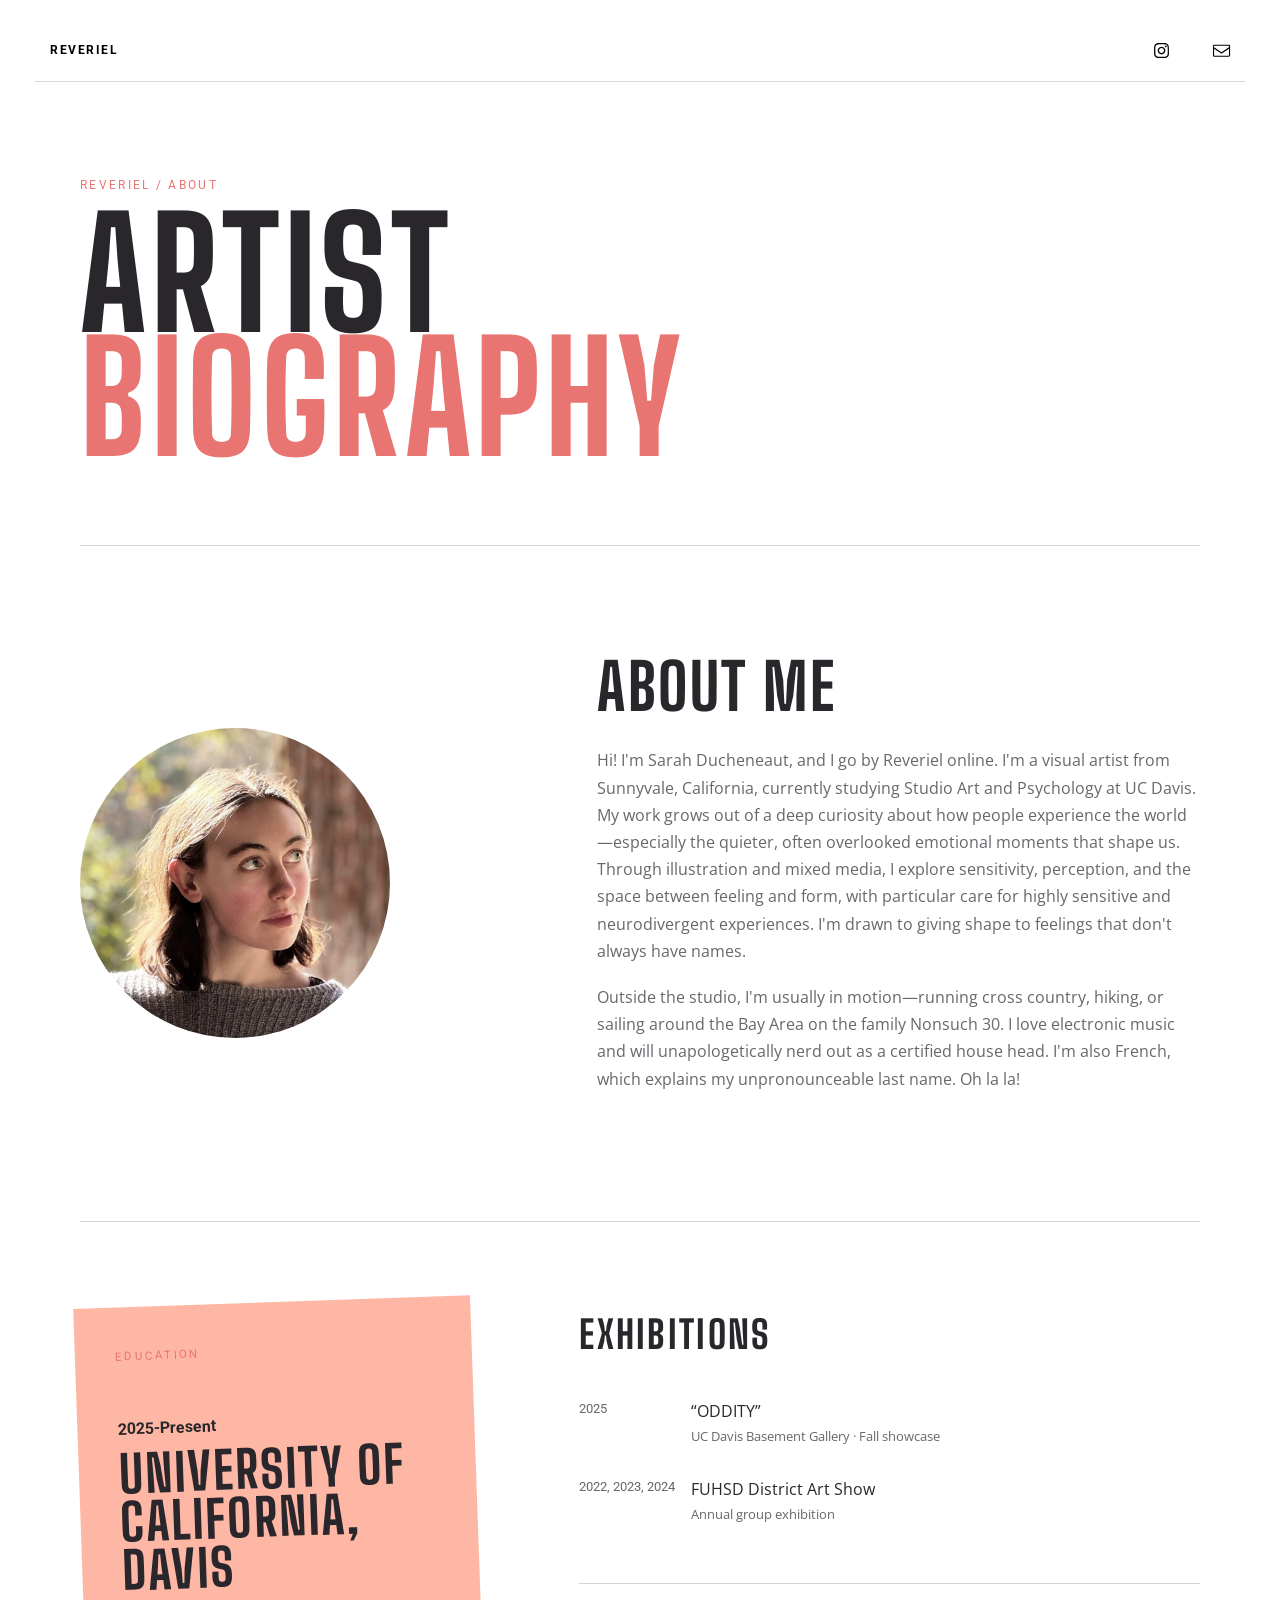
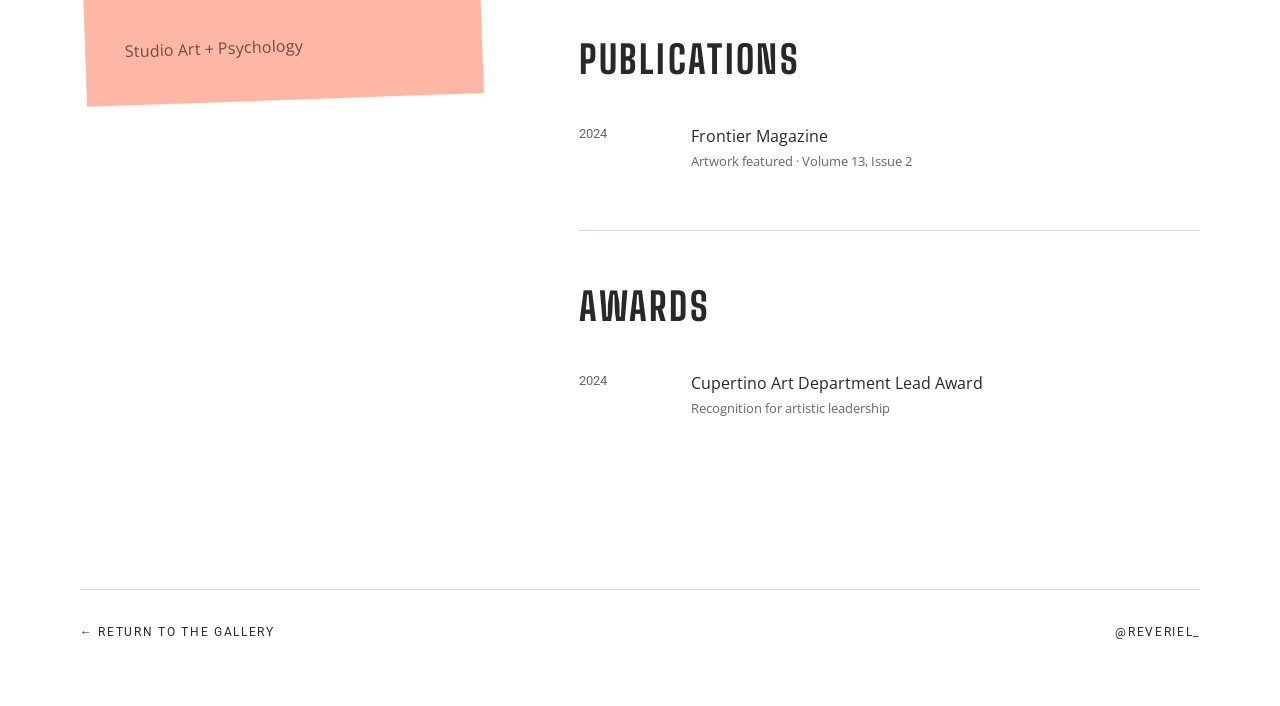
<file: about.html>
<!DOCTYPE html>
<html lang="en">
<head>
  <meta charset="utf-8">
  <meta name="viewport" content="width=device-width, initial-scale=1">
  <meta name="description" content="Biography, education, exhibitions, publications, and awards for Sarah Ducheneaut, also known as Reveriel.">
  <title>About — Reveriel</title>
  <link rel="canonical" href="https://reveriel.me/about">
  <meta property="og:type" content="website">
  <meta property="og:site_name" content="Reveriel">
  <meta property="og:title" content="About — Reveriel">
  <meta property="og:description" content="Biography, education, exhibitions, publications, and awards for Sarah Ducheneaut, also known as Reveriel.">
  <meta property="og:url" content="https://reveriel.me/about">
  <meta property="og:image" content="https://reveriel.me/logo.png">
  <meta property="og:image:secure_url" content="https://reveriel.me/logo.png">
  <meta property="og:image:type" content="image/png">
  <meta property="og:image:width" content="305">
  <meta property="og:image:height" content="308">
  <meta property="og:image:alt" content="Reveriel logo">
  <meta name="twitter:card" content="summary">
  <meta name="twitter:title" content="About — Reveriel">
  <meta name="twitter:description" content="Biography, education, exhibitions, publications, and awards for Sarah Ducheneaut, also known as Reveriel.">
  <meta name="twitter:image" content="https://reveriel.me/logo.png">
  <meta name="twitter:image:alt" content="Reveriel logo">
  <link rel="icon" type="image/x-icon" href="favicon.ico">
  <link href="https://fonts.googleapis.com/css2?display=swap&amp;family=Big+Shoulders:ital,wght@0,700;0,900;1,700;1,900&amp;family=Roboto:ital,wght@0,100;0,400;0,700;0,900;1,100;1,400;1,700;1,900&amp;family=Open+Sans:ital,wght@0,300;0,400;1,300;1,400" rel="stylesheet">
  <link rel="stylesheet" href="gallery.css">
  <link rel="stylesheet" href="about.css">
</head>
<body class="about-page">
  <nav class="gallery-topbar" aria-label="Site navigation">
   <a class="gallery-about" href="/">REVERIEL</a>
   <a class="gallery-icon" href="https://instagram.com/reveriel_" target="_blank" rel="noopener noreferrer" aria-label="Instagram">
    <svg viewBox="0 0 40 40" aria-hidden="true"><use xlink:href="#icon-85976685de3e4af37529a1ce5d57d2a7"></use></svg>
   </a>
   <a class="gallery-icon contact-email" href="#" aria-label="Email Sarah">
    <svg viewBox="0 0 40 40" aria-hidden="true"><use xlink:href="#icon-c0646d28bbeb18e39eb973f96b44bd0f"></use></svg>
   </a>
  </nav>
  <main class="about-shell">
    <header class="about-header">
      <p class="eyebrow">Reveriel / About</p>
      <h1>Artist<br><em>Biography</em></h1>
    </header>
    <section class="bio-section" id="biography">
      <div class="portrait-wrap">
        <img src="assets/images/self.png" alt="Sarah Ducheneaut">
      </div>
      <div class="bio-copy">
        <h2>About me</h2>
        <p>Hi! I'm Sarah Ducheneaut, and I go by Reveriel online. I'm a visual artist from Sunnyvale, California, currently studying Studio Art and Psychology at UC Davis. My work grows out of a deep curiosity about how people experience the world—especially the quieter, often overlooked emotional moments that shape us. Through illustration and mixed media, I explore sensitivity, perception, and the space between feeling and form, with particular care for highly sensitive and neurodivergent experiences. I'm drawn to giving shape to feelings that don't always have names.</p>
        <p>Outside the studio, I'm usually in motion—running cross country, hiking, or sailing around the Bay Area on the family Nonsuch 30. I love electronic music and will unapologetically nerd out as a certified house head. I'm also French, which explains my unpronounceable last name. Oh la la!</p>
      </div>
    </section>
    <section class="info-grid" aria-label="Artist information">
      <article class="info-card education-card" id="education">
        <p class="section-kicker">Education</p>
        <p class="year">2025-Present</p>
        <h2>University of<br>California, Davis</h2>
        <p>Studio Art + Psychology</p>
      </article>
      <div class="archive" aria-label="Selected history">
        <article class="archive-section" id="exhibitions">
          <div class="archive-heading"><h2>Exhibitions</h2></div>
          <ul>
            <li><span>2025</span><strong>“ODDITY”</strong><small>UC Davis Basement Gallery · Fall showcase</small></li>
            <li><span>2022, 2023, 2024</span><strong>FUHSD District Art Show</strong><small>Annual group exhibition</small></li>
          </ul>
        </article>
        <article class="archive-section" id="publications">
          <div class="archive-heading"><h2>Publications</h2></div>
          <ul>
            <li><span>2024</span><strong>Frontier Magazine</strong><small>Artwork featured · Volume 13, Issue 2</small></li>
          </ul>
        </article>
        <article class="archive-section" id="awards">
          <div class="archive-heading"><h2>Awards</h2></div>
          <ul>
            <li><span>2024</span><strong>Cupertino Art Department Lead Award</strong><small>Recognition for artistic leadership</small></li>
          </ul>
        </article>
      </div>
    </section>
    <footer class="about-footer">
      <a href="/">← Return to the gallery</a>
      <a href="https://instagram.com/reveriel_" target="_blank" rel="noopener noreferrer">@reveriel_</a>
    </footer>
  </main>
  <svg display="none" height="0" version="1.1" viewbox="0 0 40 40" width="0" xmlns="http://www.w3.org/2000/svg" xmlns:xlink="http://www.w3.org/1999/xlink">
   <symbol id="icon-85976685de3e4af37529a1ce5d57d2a7" viewbox="0 0 40 40">
    <path d="M20,7c4.2,0,4.7,0,6.3,0.1c1.5,0.1,2.3,0.3,3,0.5C30,8,30.5,8.3,31.1,8.9c0.5,0.5,0.9,1.1,1.2,1.8c0.2,0.5,0.5,1.4,0.5,3 C33,15.3,33,15.8,33,20s0,4.7-0.1,6.3c-0.1,1.5-0.3,2.3-0.5,3c-0.3,0.7-0.6,1.2-1.2,1.8c-0.5,0.5-1.1,0.9-1.8,1.2c-0.5,0.2-1.4,0.5-3,0.5C24.7,33,24.2,33,20,33s-4.7,0-6.3-0.1c-1.5-0.1-2.3-0.3-3-0.5C10,32,9.5,31.7,8.9,31.1 C8.4,30.6,8,30,7.7,29.3c-0.2-0.5-0.5-1.4-0.5-3C7,24.7,7,24.2,7,20s0-4.7,0.1-6.3c0.1-1.5,0.3-2.3,0.5-3C8,10,8.3,9.5,8.9,8.9 C9.4,8.4,10,8,10.7,7.7c0.5-0.2,1.4-0.5,3-0.5C15.3,7.1,15.8,7,20,7z M20,4.3c-4.3,0-4.8,0-6.5,0.1c-1.6,0-2.8,0.3-3.8,0.7 C8.7,5.5,7.8,6,6.9,6.9C6,7.8,5.5,8.7,5.1,9.7c-0.4,1-0.6,2.1-0.7,3.8c-0.1,1.7-0.1,2.2-0.1,6.5s0,4.8,0.1,6.5c0,1.6,0.3,2.8,0.7,3.8c0.4,1,0.9,1.9,1.8,2.8c0.9,0.9,1.7,1.4,2.8,1.8c1,0.4,2.1,0.6,3.8,0.7c1.6,0.1,2.2,0.1,6.5,0.1 s4.8,0,6.5-0.1c1.6,0,2.9-0.3,3.8-0.7c1-0.4,1.9-0.9,2.8-1.8c0.9-0.9,1.4-1.7,1.8-2.8c0.4-1,0.6-2.1,0.7-3.8c-0.1-1.6-0.1-2.2-0.1-6.5s0-4.8-0.1-6.5c0-1.6-0.3-2.9-0.7-3.8c-0.4-1-0.9-1.9-1.8-2.8c-0.9-0.9-1.7-1.4-2.8-1.8c-1-0.4-2.1-0.6-3.8-0.7C24.8,4.3,24.3,4.3,20,4.3L20,4.3L20,4.3z">
    </path>
    <path d="M20,11.9c-4.5,0-8.1,3.7-8.1,8.1s3.7,8.1,8.1,8.1s8.1-3.7,8.1-8.1S24.5,11.9,20,11.9z M20,25.2c-2.9,0-5.2-2.3-5.2-5.2s2.3-5.2,5.2-5.2s5.2,2.3,5.2,5.2S22.9,25.2,20,25.2z">
    </path>
    <path d="M30.6,11.6c0,1-0.8,1.9-1.9,1.9c-1,0-1.9-0.8-1.9-1.9s0.8-1.9,1.9-1.9C29.8,9.7,30.6,10.5,30.6,11.6z">
    </path>
   </symbol>
   <symbol id="icon-c0646d28bbeb18e39eb973f96b44bd0f" viewbox="0 0 40 40">
    <path d="M38,13.8v16.8c0,1.4-1.1,2.5-2.5,2.5H4.5c-1.4,0-2.5-1.1-2.5-2.5V13.8h0v-3.4c0-1.4,1.1-2.5,2.5-2.5h31c1.4,0,2.5,1.1,2.5,2.5v3.4h0ZM4.5,30.8h31c0,0,.2,0,.2-.2v-14.6l-15,10.2c-.2.1-.4.2-.7.2s-.5,0-.7-.2L4.4,16v14.6c0,0,0,.2.2,0.2ZM35.5,10.2H4.5c0,0-.2,0-.2.2v2.7l15.6,10.6,15.6-10.6v-2.7c0,0,0-.2-.2-.2Z">
    </path>
   </symbol>
  </svg>
</body>
</html>
</file>
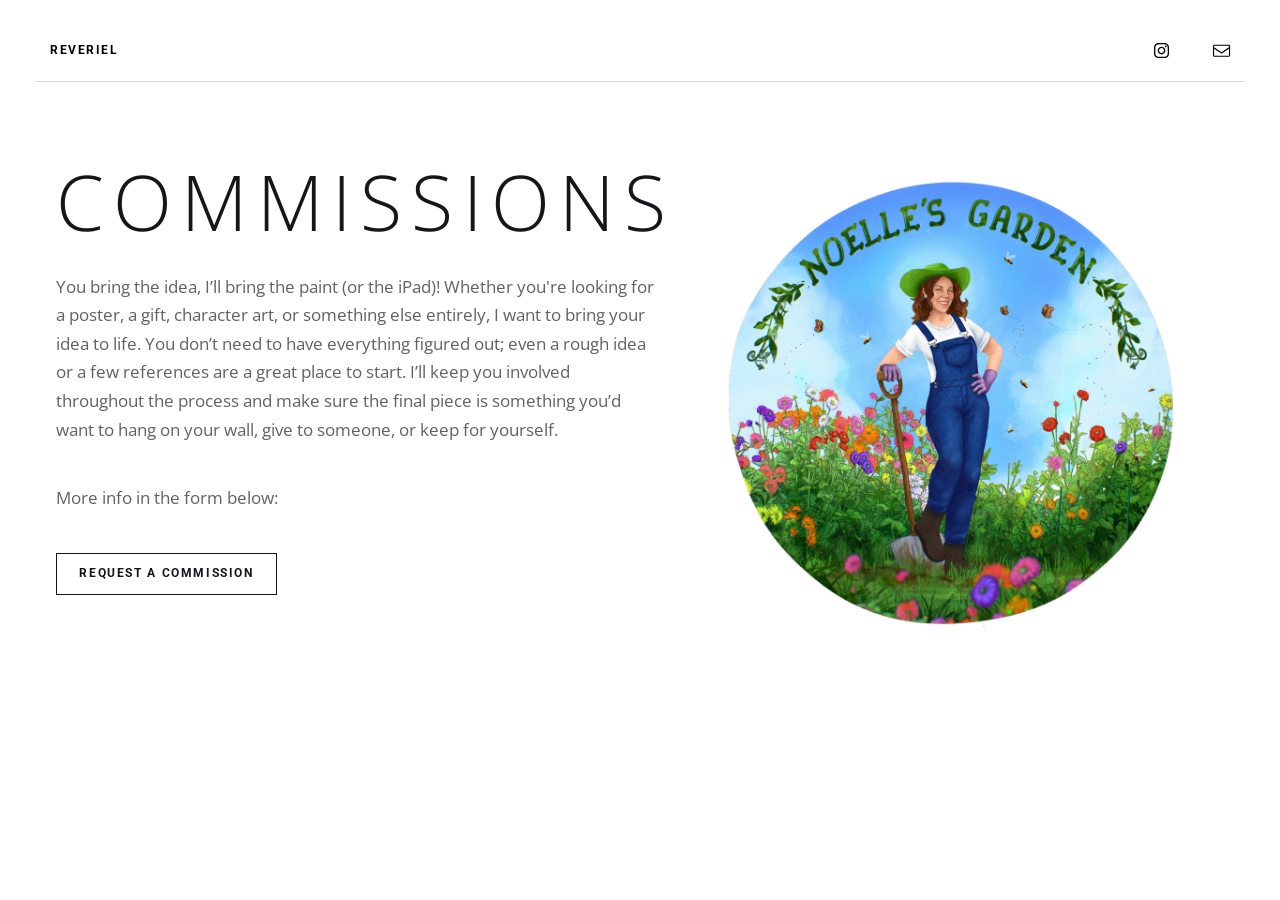
<file: commissions/commission.html>
<!doctype html>
<html lang="en">
<head>
  <meta charset="utf-8">
  <meta name="viewport" content="width=device-width, initial-scale=1">
  <meta name="description" content="Commission a personal, expressive artwork from Reveriel.">
  <title>Commissions — Reveriel</title>
  <link rel="canonical" href="https://reveriel.me/commissions/commission">
  <meta property="og:type" content="website">
  <meta property="og:site_name" content="Reveriel">
  <meta property="og:title" content="Commissions — Reveriel">
  <meta property="og:description" content="Commission a personal, expressive artwork from Reveriel.">
  <meta property="og:url" content="https://reveriel.me/commissions/commission">
  <meta property="og:image" content="https://reveriel.me/logo.png">
  <meta property="og:image:secure_url" content="https://reveriel.me/logo.png">
  <meta property="og:image:type" content="image/png">
  <meta property="og:image:width" content="305">
  <meta property="og:image:height" content="308">
  <meta property="og:image:alt" content="Reveriel logo">
  <meta name="twitter:card" content="summary">
  <meta name="twitter:title" content="Commissions — Reveriel">
  <meta name="twitter:description" content="Commission a personal, expressive artwork from Reveriel.">
  <meta name="twitter:image" content="https://reveriel.me/logo.png">
  <meta name="twitter:image:alt" content="Reveriel logo">
  <link rel="icon" type="image/x-icon" href="../favicon.ico">
  <link rel="preconnect" href="https://fonts.googleapis.com">
  <link href="https://fonts.googleapis.com/css2?family=Big+Shoulders:wght@700;900&family=Open+Sans:wght@300;400;600&family=Oswald:wght@400;500;600;700&family=Roboto:wght@500;700;900&display=swap" rel="stylesheet">
  <link rel="stylesheet" href="../gallery.css">
  <link rel="stylesheet" href="commission.css">
</head>
<body>
  <nav class="gallery-topbar" aria-label="Site navigation">
   <a class="gallery-about" href="/">REVERIEL</a>
   <a class="gallery-icon" href="https://instagram.com/reveriel_" target="_blank" rel="noopener noreferrer" aria-label="Instagram">
    <svg viewBox="0 0 40 40" aria-hidden="true"><use xlink:href="#icon-85976685de3e4af37529a1ce5d57d2a7"></use></svg>
   </a>
   <a class="gallery-icon contact-email" href="#" aria-label="Email Sarah">
    <svg viewBox="0 0 40 40" aria-hidden="true"><use xlink:href="#icon-c0646d28bbeb18e39eb973f96b44bd0f"></use></svg>
   </a>
  </nav>
  <main class="commission-landing">
   <section class="commission-hero" aria-labelledby="commission-title">
    <div class="commission-copy">
     <h1 id="commission-title">Commissions</h1>
     <p class="commission-description">You bring the idea, I’ll bring the paint (or the iPad)! Whether you're looking for a poster, a gift, character art, or something else entirely, I want to bring your idea to life. You don’t need to have everything figured out; even a rough idea or a few references are a great place to start. I’ll keep you involved throughout the process and make sure the final piece is something you’d want to hang on your wall, give to someone, or keep for yourself.</p>
     <p class="commission-description">More info in the form below:</p>
     <a class="commission-button" href="form">Request a commission</a>
    </div>
    <div class="commission-art" aria-label="Commission artwork examples">
     <img class="art-placeholder art-placeholder-front" src="../assets/images/Noelle’s_Garden_Portrait.png" alt="Finished commission artwork">
    </div>
   </section>
  </main>
  <svg display="none" height="0" version="1.1" viewbox="0 0 40 40" width="0" xmlns="http://www.w3.org/2000/svg" xmlns:xlink="http://www.w3.org/1999/xlink">
   <symbol id="icon-85976685de3e4af37529a1ce5d57d2a7" viewbox="0 0 40 40">
    <path d="M20,7c4.2,0,4.7,0,6.3,0.1c1.5,0.1,2.3,0.3,3,0.5C30,8,30.5,8.3,31.1,8.9c0.5,0.5,0.9,1.1,1.2,1.8c0.2,0.5,0.5,1.4,0.5,3 C33,15.3,33,15.8,33,20s0,4.7-0.1,6.3c-0.1,1.5-0.3,2.3-0.5,3c-0.3,0.7-0.6,1.2-1.2,1.8c-0.5,0.5-1.1,0.9-1.8,1.2c-0.5,0.2-1.4,0.5-3,0.5C24.7,33,24.2,33,20,33s-4.7,0-6.3-0.1c-1.5-0.1-2.3-0.3-3-0.5C10,32,9.5,31.7,8.9,31.1 C8.4,30.6,8,30,7.7,29.3c-0.2-0.5-0.5-1.4-0.5-3C7,24.7,7,24.2,7,20s0-4.7,0.1-6.3c0.1-1.5,0.3-2.3,0.5-3C8,10,8.3,9.5,8.9,8.9 C9.4,8.4,10,8,10.7,7.7c0.5-0.2,1.4-0.5,3-0.5C15.3,7.1,15.8,7,20,7z M20,4.3c-4.3,0-4.8,0-6.5,0.1c-1.6,0-2.8,0.3-3.8,0.7 C8.7,5.5,7.8,6,6.9,6.9C6,7.8,5.5,8.7,5.1,9.7c-0.4,1-0.6,2.1-0.7,3.8c-0.1,1.7-0.1,2.2-0.1,6.5s0,4.8,0.1,6.5c0,1.6,0.3,2.8,0.7,3.8c0.4,1,0.9,1.9,1.8,2.8c0.9,0.9,1.7,1.4,2.8,1.8c1,0.4,2.1,0.6,3.8,0.7c1.6,0.1,2.2,0.1,6.5,0.1 s4.8,0,6.5-0.1c1.6,0,2.9-0.3,3.8-0.7c1-0.4,1.9-0.9,2.8-1.8c0.9-0.9,1.4-1.7,1.8-2.8c0.4-1,0.6-2.1,0.7-3.8c0.1-1.6,0.1-2.2,0.1-6.5s0-4.8-0.1-6.5c0-1.6-0.3-2.9-0.7-3.8c-0.4-1-0.9-1.9-1.8-2.8c-0.9-0.9-1.7-1.4-2.8-1.8c-1-0.4-2.1-0.6-3.8-0.7C24.8,4.3,24.3,4.3,20,4.3L20,4.3L20,4.3z">
    </path>
    <path d="M20,11.9c-4.5,0-8.1,3.7-8.1,8.1s3.7,8.1,8.1,8.1s8.1-3.7,8.1-8.1S24.5,11.9,20,11.9z M20,25.2c-2.9,0-5.2-2.3-5.2-5.2s2.3-5.2,5.2-5.2s5.2,2.3,5.2,5.2S22.9,25.2,20,25.2z">
    </path>
    <path d="M30.6,11.6c0,1-0.8,1.9-1.9,1.9c-1,0-1.9-0.8-1.9-1.9s0.8-1.9,1.9-1.9C29.8,9.7,30.6,10.5,30.6,11.6z">
    </path>
   </symbol>
   <symbol id="icon-c0646d28bbeb18e39eb973f96b44bd0f" viewbox="0 0 40 40">
    <path d="M38,13.8v16.8c0,1.4-1.1,2.5-2.5,2.5H4.5c-1.4,0-2.5-1.1-2.5-2.5V13.8h0v-3.4c0-1.4,1.1-2.5,2.5-2.5h31c1.4,0,2.5,1.1,2.5,2.5v3.4h0ZM4.5,30.8h31c0,0,.2,0,.2-.2v-14.6l-15,10.2c-.2.1-.4.2-.7.2s-.5,0-.7-.2L4.4,16v14.6c0,0,0,.2.2.2ZM35.5,10.2H4.5c0,0-.2,0-.2.2v2.7l15.6,10.6,15.6-10.6v-2.7c0,0,0-.2-.2-.2Z">
    </path>
   </symbol>
  </svg>
  

</body>
</html>
</file>
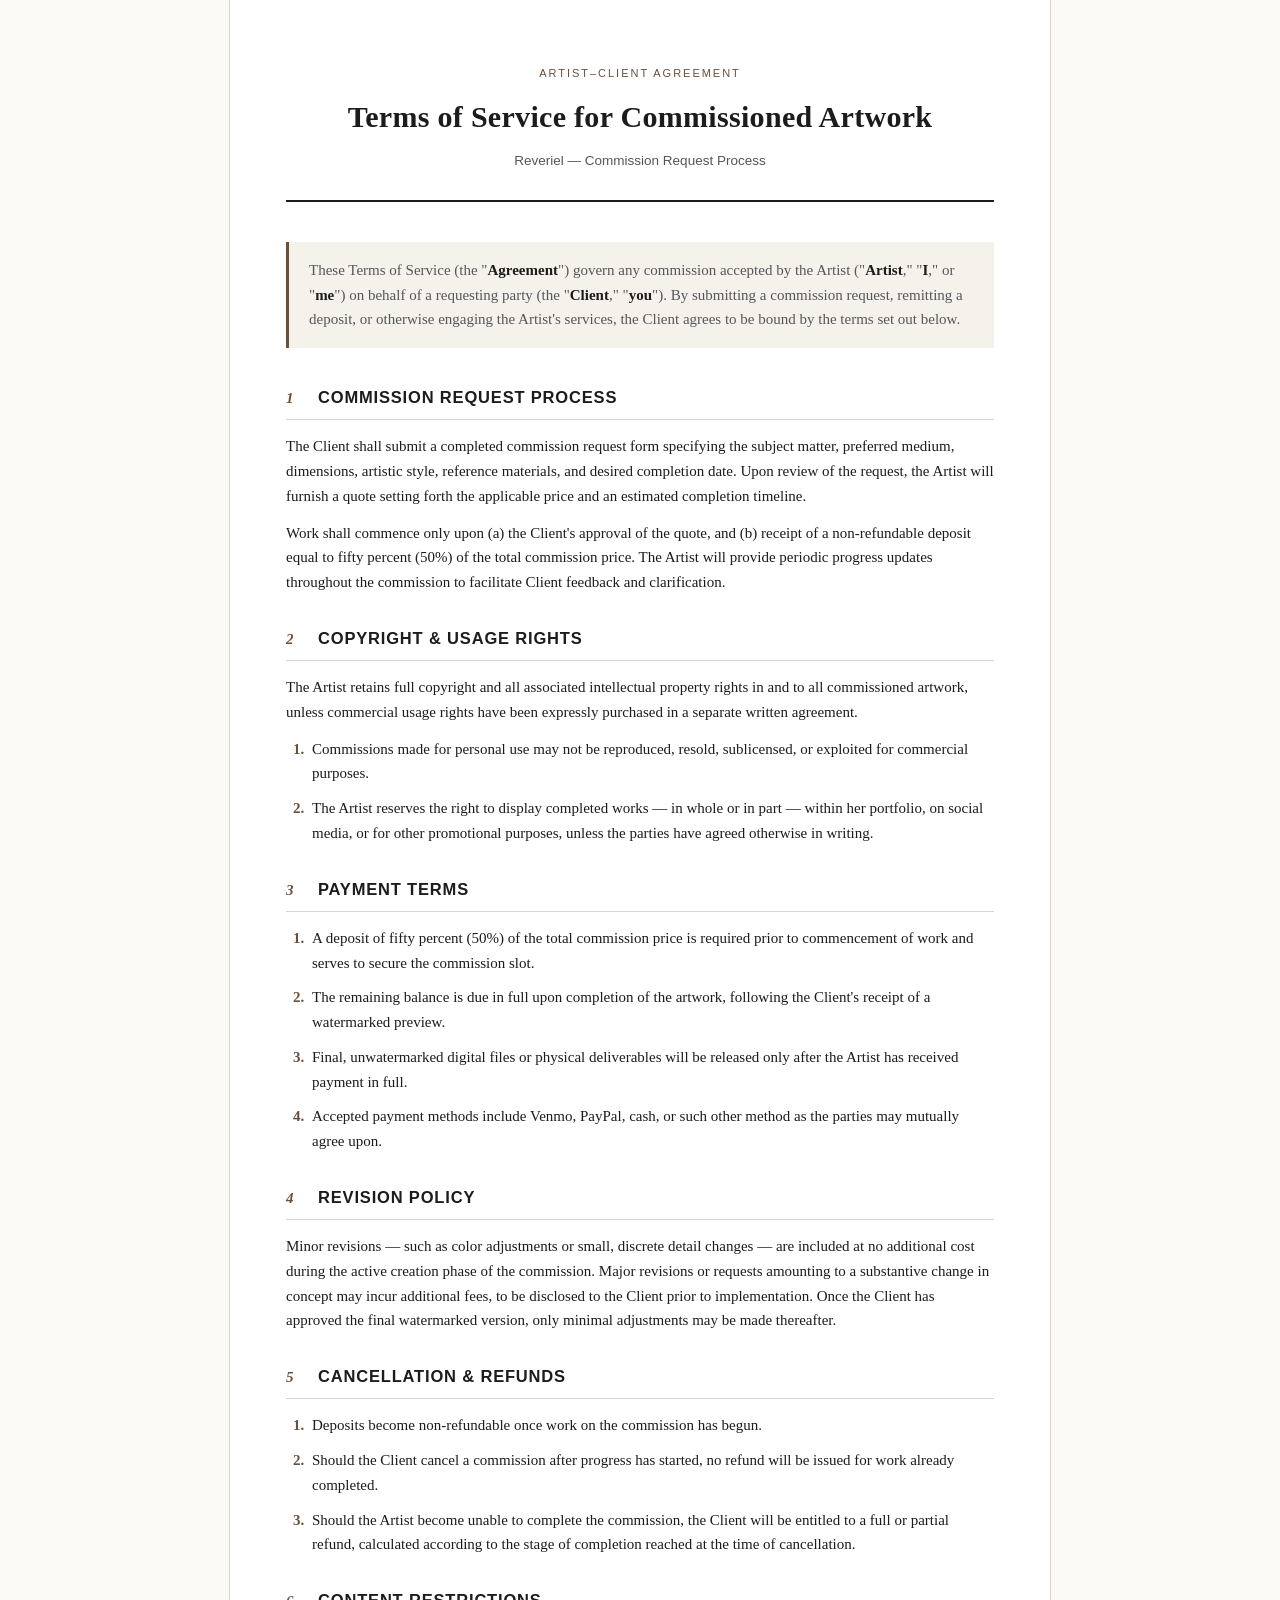
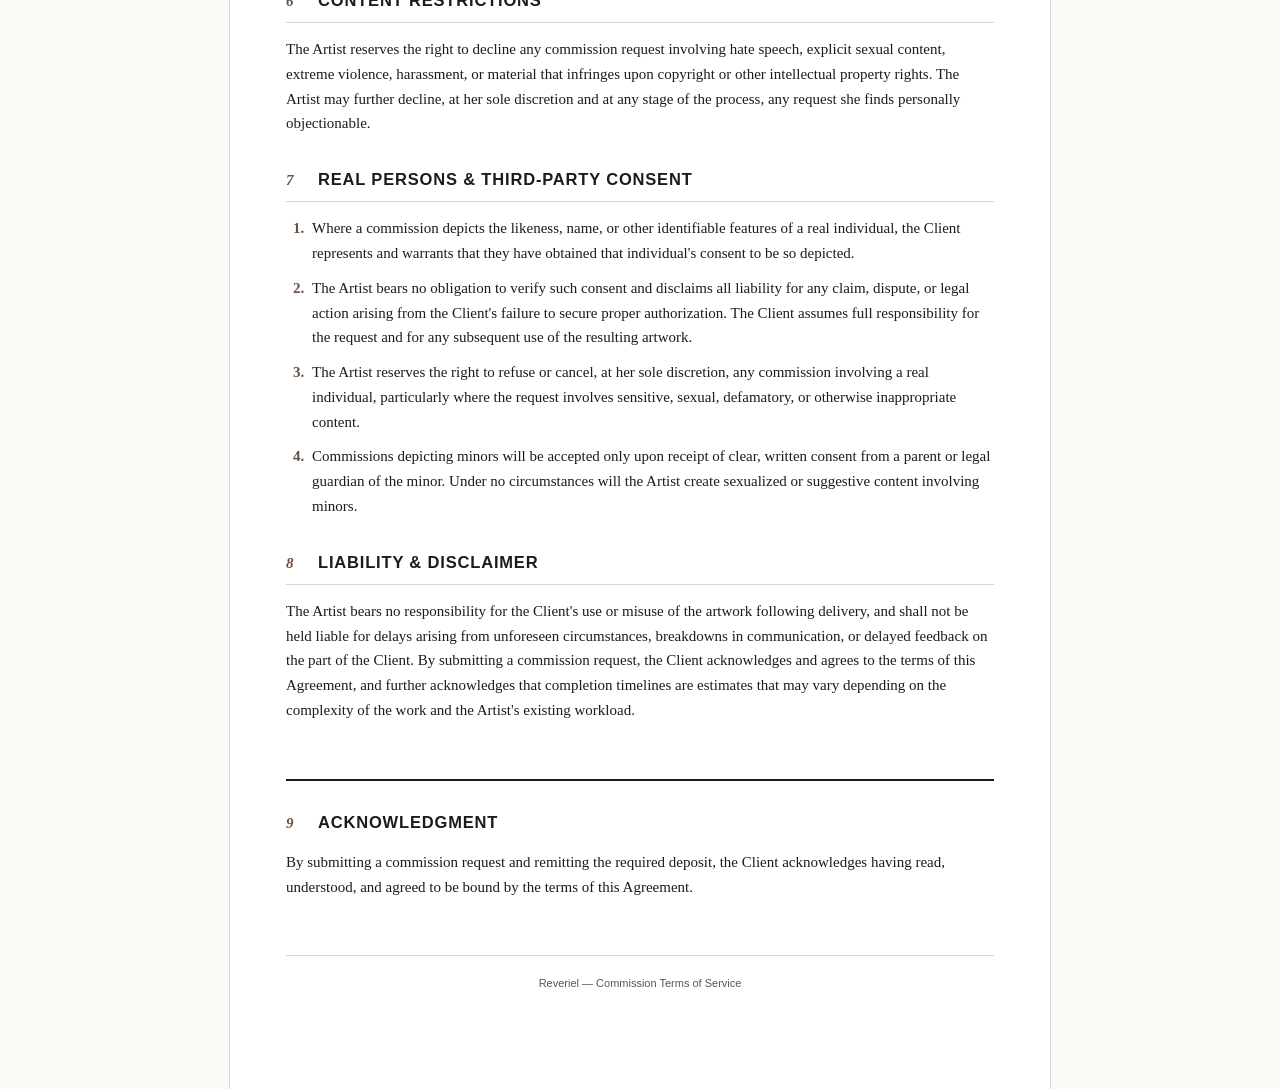
<file: legal/terms.html>
<!DOCTYPE html>
<html lang="en">
<head>
<meta charset="UTF-8">
<meta name="viewport" content="width=device-width, initial-scale=1.0">
<title>Terms of Service — Commission Agreement</title>
<style>
  :root {
    --ink: #1c1c1c;
    --muted: #55565c;
    --rule: #d8d5cf;
    --accent: #6b4f3b;
    --bg: #fbfaf7;
    --panel: #ffffff;
    --serif: "Georgia", "Iowan Old Style", "Palatino Linotype", "Book Antiqua", serif;
    --sans: "Helvetica Neue", Arial, sans-serif;
  }

  * { box-sizing: border-box; }

  body {
    margin: 0;
    background: var(--bg);
    color: var(--ink);
    font-family: var(--serif);
    line-height: 1.65;
    -webkit-font-smoothing: antialiased;
  }

  .page {
    max-width: 820px;
    margin: 0 auto;
    padding: 64px 56px 96px;
    background: var(--panel);
    box-shadow: 0 0 0 1px var(--rule);
  }

  header.doc-header {
    text-align: center;
    border-bottom: 2px solid var(--ink);
    padding-bottom: 28px;
    margin-bottom: 40px;
  }

  .kicker {
    font-family: var(--sans);
    text-transform: uppercase;
    letter-spacing: 0.18em;
    font-size: 11px;
    color: var(--accent);
    margin-bottom: 10px;
  }

  h1 {
    font-size: 30px;
    margin: 0 0 8px;
    font-weight: 600;
    letter-spacing: 0.01em;
  }

  .subtitle {
    font-family: var(--sans);
    font-size: 13.5px;
    color: var(--muted);
    margin: 0;
  }

  .preamble {
    font-size: 15px;
    color: var(--muted);
    margin-bottom: 36px;
    padding: 16px 20px;
    border-left: 3px solid var(--accent);
    background: #f5f2ec;
  }

  .preamble strong { color: var(--ink); }

  section.article {
    margin-bottom: 30px;
  }

  h2 {
    font-size: 16.5px;
    font-family: var(--sans);
    text-transform: uppercase;
    letter-spacing: 0.05em;
    border-bottom: 1px solid var(--rule);
    padding-bottom: 8px;
    margin: 0 0 14px;
    display: flex;
    align-items: baseline;
    gap: 10px;
  }

  h2 .num {
    color: var(--accent);
    font-family: var(--serif);
    font-style: italic;
    font-size: 15px;
    min-width: 22px;
  }

  p {
    font-size: 15px;
    margin: 0 0 12px;
  }

  ol.clauses {
    margin: 0;
    padding-left: 22px;
  }

  ol.clauses > li {
    font-size: 15px;
    margin-bottom: 10px;
    padding-left: 4px;
  }

  ol.clauses > li::marker {
    color: var(--accent);
    font-weight: 600;
  }

  .note {
    font-family: var(--sans);
    font-size: 12.5px;
    color: var(--muted);
    font-style: italic;
  }

  .signature-block {
    margin-top: 56px;
    padding-top: 28px;
    border-top: 2px solid var(--ink);
  }

  .signature-block h2 {
    border: none;
    padding-bottom: 0;
  }

  .sig-grid {
    display: grid;
    grid-template-columns: 1fr 1fr;
    gap: 40px;
    margin-top: 32px;
  }

  .sig-line {
    border-bottom: 1px solid var(--ink);
    height: 46px;
  }

  .sig-label {
    font-family: var(--sans);
    font-size: 11.5px;
    text-transform: uppercase;
    letter-spacing: 0.06em;
    color: var(--muted);
    margin-top: 6px;
  }

  footer.doc-footer {
    margin-top: 56px;
    padding-top: 18px;
    border-top: 1px solid var(--rule);
    font-family: var(--sans);
    font-size: 11px;
    color: var(--muted);
    text-align: center;
  }

  @media (max-width: 640px) {
    .page { padding: 40px 22px 64px; }
    .sig-grid { grid-template-columns: 1fr; gap: 32px; }
  }

  @media print {
    body { background: #fff; }
    .page { box-shadow: none; padding: 0; }
  }
</style>
</head>
<body>
<div class="page">

  <header class="doc-header">
    <div class="kicker">Artist–Client Agreement</div>
    <h1>Terms of Service for Commissioned Artwork</h1>
    <p class="subtitle">Reveriel — Commission Request Process</p>
  </header>

  <div class="preamble">
    <p style="margin:0;">These Terms of Service (the "<strong>Agreement</strong>") govern any commission accepted by the Artist ("<strong>Artist</strong>," "<strong>I</strong>," or "<strong>me</strong>") on behalf of a requesting party (the "<strong>Client</strong>," "<strong>you</strong>"). By submitting a commission request, remitting a deposit, or otherwise engaging the Artist's services, the Client agrees to be bound by the terms set out below.</p>
  </div>

  <section class="article">
    <h2><span class="num">1</span>Commission Request Process</h2>
    <p>The Client shall submit a completed commission request form specifying the subject matter, preferred medium, dimensions, artistic style, reference materials, and desired completion date. Upon review of the request, the Artist will furnish a quote setting forth the applicable price and an estimated completion timeline.</p>
    <p>Work shall commence only upon (a) the Client's approval of the quote, and (b) receipt of a non‑refundable deposit equal to fifty percent (50%) of the total commission price. The Artist will provide periodic progress updates throughout the commission to facilitate Client feedback and clarification.</p>
  </section>

  <section class="article">
    <h2><span class="num">2</span>Copyright &amp; Usage Rights</h2>
    <p>The Artist retains full copyright and all associated intellectual property rights in and to all commissioned artwork, unless commercial usage rights have been expressly purchased in a separate written agreement.</p>
    <ol class="clauses">
      <li>Commissions made for personal use may not be reproduced, resold, sublicensed, or exploited for commercial purposes.</li>
      <li>The Artist reserves the right to display completed works — in whole or in part — within her portfolio, on social media, or for other promotional purposes, unless the parties have agreed otherwise in writing.</li>
    </ol>
  </section>

  <section class="article">
    <h2><span class="num">3</span>Payment Terms</h2>
    <ol class="clauses">
      <li>A deposit of fifty percent (50%) of the total commission price is required prior to commencement of work and serves to secure the commission slot.</li>
      <li>The remaining balance is due in full upon completion of the artwork, following the Client's receipt of a watermarked preview.</li>
      <li>Final, unwatermarked digital files or physical deliverables will be released only after the Artist has received payment in full.</li>
      <li>Accepted payment methods include Venmo, PayPal, cash, or such other method as the parties may mutually agree upon.</li>
    </ol>
  </section>

  <section class="article">
    <h2><span class="num">4</span>Revision Policy</h2>
    <p>Minor revisions — such as color adjustments or small, discrete detail changes — are included at no additional cost during the active creation phase of the commission. Major revisions or requests amounting to a substantive change in concept may incur additional fees, to be disclosed to the Client prior to implementation. Once the Client has approved the final watermarked version, only minimal adjustments may be made thereafter.</p>
  </section>

  <section class="article">
    <h2><span class="num">5</span>Cancellation &amp; Refunds</h2>
    <ol class="clauses">
      <li>Deposits become non‑refundable once work on the commission has begun.</li>
      <li>Should the Client cancel a commission after progress has started, no refund will be issued for work already completed.</li>
      <li>Should the Artist become unable to complete the commission, the Client will be entitled to a full or partial refund, calculated according to the stage of completion reached at the time of cancellation.</li>
    </ol>
  </section>

  <section class="article">
    <h2><span class="num">6</span>Content Restrictions</h2>
    <p>The Artist reserves the right to decline any commission request involving hate speech, explicit sexual content, extreme violence, harassment, or material that infringes upon copyright or other intellectual property rights. The Artist may further decline, at her sole discretion and at any stage of the process, any request she finds personally objectionable.</p>
  </section>

  <section class="article">
    <h2><span class="num">7</span>Real Persons &amp; Third-Party Consent</h2>
    <ol class="clauses">
      <li>Where a commission depicts the likeness, name, or other identifiable features of a real individual, the Client represents and warrants that they have obtained that individual's consent to be so depicted.</li>
      <li>The Artist bears no obligation to verify such consent and disclaims all liability for any claim, dispute, or legal action arising from the Client's failure to secure proper authorization. The Client assumes full responsibility for the request and for any subsequent use of the resulting artwork.</li>
      <li>The Artist reserves the right to refuse or cancel, at her sole discretion, any commission involving a real individual, particularly where the request involves sensitive, sexual, defamatory, or otherwise inappropriate content.</li>
      <li>Commissions depicting minors will be accepted only upon receipt of clear, written consent from a parent or legal guardian of the minor. Under no circumstances will the Artist create sexualized or suggestive content involving minors.</li>
    </ol>
  </section>

  <section class="article">
    <h2><span class="num">8</span>Liability &amp; Disclaimer</h2>
    <p>The Artist bears no responsibility for the Client's use or misuse of the artwork following delivery, and shall not be held liable for delays arising from unforeseen circumstances, breakdowns in communication, or delayed feedback on the part of the Client. By submitting a commission request, the Client acknowledges and agrees to the terms of this Agreement, and further acknowledges that completion timelines are estimates that may vary depending on the complexity of the work and the Artist's existing workload.</p>
  </section>

  <div class="signature-block">
    <h2><span class="num">9</span>Acknowledgment</h2>
    <p>By submitting a commission request and remitting the required deposit, the Client acknowledges having read, understood, and agreed to be bound by the terms of this Agreement.</p>
  </div>

  <footer class="doc-footer">
    Reveriel — Commission Terms of Service
  </footer>

</div>
</body>
</html>
</file>
<file: gallery.css>
body:has(.gallery-screen) {
  min-width: 0;
  overflow: hidden;
  background: #171719;
}

body:has(.gallery-screen) .site-wrapper {
  display: none;
}

.gallery-screen {
  position: relative;
  display: grid;
  place-items: center;
  width: 100vw;
  height: 100vh;
  height: 100dvh;
  min-height: 480px;
  background: #171719;
  transition: background-color .1s ease;
}

.gallery-screen--transitioning { background: #fff; }

.gallery-wordmark {
  position: absolute;
  z-index: 3;
  top: 50%;
  left: 50%;
  margin: 0;
  color: #000;
  font: 300 clamp(3.8rem, 10vw, 9rem)/1 "Open Sans", sans-serif;
  letter-spacing: .12em;
  text-align: center;
  text-transform: none;
  transform: translate(-50%, -50%);
  pointer-events: none;
}

.gallery-wordmark--light { color: #fff; }

.gallery-topbar {
  position: fixed;
  z-index: 10;
  top: 1.5rem;
  right: 2rem;
  display: flex;
  align-items: center;
  gap: .65rem;
}

.gallery-about,
.gallery-icon {
  display: grid;
  place-items: center;
  min-width: 2.8rem;
  height: 2.8rem;
  padding: 0 .9rem;
  color: #fff;
  font: 700 .68rem/1 Roboto, sans-serif;
  letter-spacing: .12em;
  mix-blend-mode: difference;
  text-decoration: none;
  text-transform: uppercase;
  transition: color .2s ease;
}

.gallery-icon { padding: .75rem; }
.gallery-icon svg { width: 1.1rem; height: 1.1rem; fill: currentColor; }
.gallery-topbar--dark-text .gallery-about,
.gallery-topbar--dark-text .gallery-icon {
  color: #000;
  mix-blend-mode: normal;
}

.gallery-slide {
  display: flex;
  flex-direction: column;
  align-items: center;
  justify-content: center;
  width: 100vw;
  height: 100%;
  margin: 0;
}

.gallery-slide img {
  display: block;
  width: 100%;
  height: 100%;
  object-fit: cover;
  object-position: center;
  cursor: default;
  transition: opacity .1s ease, filter .1s ease;
}

.gallery-slide img.is-transitioning {
  opacity: 0;
  filter: blur(8px);
}

.gallery-slide figcaption {
  position: fixed;
  z-index: 2;
  left: 3rem;
  bottom: 2rem;
  padding: .75rem .9rem;
  border-radius: .35rem;
  color: #fff;
  background: rgba(10,10,12,.78);
  font: 700 .72rem/1 Roboto, sans-serif;
  letter-spacing: .16em;
  text-shadow: 0 1px 2px rgba(0,0,0,.8);
  text-transform: uppercase;
  backdrop-filter: blur(8px);
}

.gallery-slide figcaption span {
  position: fixed;
  right: 3rem;
  bottom: 2rem;
  padding: .75rem .9rem;
  border-radius: .35rem;
  color: #fff;
  background: rgba(10,10,12,.78);
  font-weight: 400;
  text-shadow: 0 1px 2px rgba(0,0,0,.8);
  backdrop-filter: blur(8px);
}

.gallery-arrow {
  position: fixed;
  z-index: 5;
  top: 50%;
  display: flex;
  align-items: center;
  justify-content: center;
  width: 3.5rem;
  height: 3.5rem;
  border: 0;
  color: #000;
  background: transparent;
  cursor: pointer;
  font-size: 0;
  line-height: 0;
  transform: translateY(-50%);
}

.gallery-arrow::before {
  display: block;
  width: 0;
  height: 0;
  transform: translateY(.15rem);
  content: "";
  border-top: .7rem solid transparent;
  border-bottom: .7rem solid transparent;
}

.gallery-arrow-prev::before { border-right: .75rem solid currentColor; }
.gallery-arrow-next::before { border-left: .75rem solid currentColor; }

.gallery-screen--light .gallery-arrow {
  color: #fff;
}

.gallery-arrow-prev { left: 2rem; }
.gallery-arrow-next { right: 2rem; }

@media (max-width: 736px) {
  .gallery-topbar { top: 1rem; right: 1rem; left: 1rem; justify-content: flex-end; gap: .35rem; }
  .gallery-about { min-width: 2.5rem; height: 2.5rem; padding: 0 .5rem; font-size: .6rem; }
  .gallery-icon { width: 2.5rem; height: 2.5rem; }
  .gallery-slide { width: 100vw; }
  .gallery-slide figcaption { left: 1.2rem; bottom: 1.2rem; }
  .gallery-slide figcaption span { right: 1.2rem; bottom: 1.2rem; }
  .gallery-arrow { width: 2.7rem; height: 2.7rem; }
  .gallery-arrow-prev { left: .7rem; }
  .gallery-arrow-next { right: .7rem; }
  .gallery-wordmark { font-size: clamp(3rem, 17vw, 5.5rem); letter-spacing: .08em; }
}
</file>
<file: about.css>
:root {
  --ink: #29272b;
  --muted: #69666c;
  --line: #d9d4d2;
  --paper: #f8f6f2;
  --peach: #ffb7a5;
  --blue: #a7dff0;
}
* { box-sizing: border-box; }
html { scroll-behavior: smooth; }
body { margin: 0; color: var(--ink); background: #fff; font-family: "Open Sans", sans-serif; font-size: 16px; line-height: 1.7; }
a { color: inherit; }
.gallery-topbar .gallery-about,
.gallery-topbar .gallery-icon { color: #000; mix-blend-mode: normal; }
.gallery-topbar { position: absolute; z-index: 10; top: 1.5em; left: 2em; right: 2em; gap: .65em; font-size: 24px; }
.gallery-topbar::after { position: absolute; right: 0; bottom: -.45em; left: 0; border-top: 1px solid rgba(22, 21, 25, .16); content: ""; }
.gallery-topbar .gallery-about,
.gallery-topbar .gallery-icon { min-width: 4.117647em; height: 4.117647em; font: 700 .68em/1 Roboto, sans-serif; letter-spacing: .12em; }
.gallery-topbar .gallery-about { min-width: 3.888889em; height: 3.888889em; margin-right: auto; padding: 0 1.25em; font-size: .72em; }
.gallery-topbar .gallery-icon { padding: 1.102941em; }
.gallery-topbar .gallery-icon svg { width: 1.617647em; height: 1.617647em; }
.about-shell { width: min(1120px, calc(100% - 8rem)); margin: 0 auto; padding: 3rem 0 2rem; }
.about-header { min-height: 43vh; position: relative; padding: 2rem 0 4rem; border-bottom: 1px solid var(--line); }
.back-link, .eyebrow, .section-kicker { font-family: "Roboto", sans-serif; text-transform: uppercase; letter-spacing: .2em; font-size: .72rem; text-decoration: none; }
.back-link { color: var(--muted); }
.back-link:hover, .about-footer a:hover { color: #e87572; }
.eyebrow { margin: 6rem 0 1rem; color: #e87572; }
h1, h2, p { margin-top: 0; }
h1 { max-width: 700px; margin-bottom: 1.25rem; font-family: "Big Shoulders", sans-serif; font-size: clamp(4.5rem, 12vw, 9.5rem); line-height: .82; letter-spacing: .03em; text-transform: uppercase; }
h1 em { color: #e87572; font-style: normal; }
.bio-section { display: grid; grid-template-columns: minmax(230px, .8fr) 1.2fr; gap: clamp(3rem, 9vw, 9rem); align-items: center; padding: 7rem 0; }
.portrait-wrap { position: relative; z-index: 0; }
.portrait-wrap img { display: block; width: min(100%, 310px); aspect-ratio: 1 / 1; object-fit: cover; border-radius: 50%; filter: grayscale(15%); }
.section-kicker { color: #e87572; margin-bottom: 1.3rem; }
.bio-copy h2 { font-family: "Big Shoulders", sans-serif; font-size: clamp(2.8rem, 5vw, 5rem); line-height: .9; letter-spacing: .04em; text-transform: uppercase; margin-bottom: 2rem; }
.bio-copy p:not(.section-kicker) { max-width: 620px; color: var(--muted); }
.bio-copy p + p { margin-top: 1.2rem; }
.info-grid { display: grid; grid-template-columns: .78fr 1.22fr; gap: clamp(3rem, 8vw, 8rem); padding: 5rem 0 7rem; border-top: 1px solid var(--line); }
.education-card { align-self: start; padding: 2.5rem; background: var(--peach); transform: rotate(-2deg); }
.education-card .year { margin: 3rem 0 .5rem; font-family: "Roboto", sans-serif; font-weight: 700; }
.education-card h2 { font-family: "Big Shoulders", sans-serif; font-size: clamp(2.1rem, 4vw, 3.5rem); line-height: .95; text-transform: uppercase; letter-spacing: .04em; }
.education-card > p:last-child { margin: 1.5rem 0 0; color: #684e4b; }
.archive-section { padding: 0 0 2.7rem; }
.archive-section + .archive-section { padding-top: 2.7rem; border-top: 1px solid var(--line); }
.archive-heading { display: flex; align-items: baseline; gap: 1rem; margin-bottom: 1rem; }
.archive-heading span { color: #e87572; font-family: "Roboto", sans-serif; font-size: .75rem; letter-spacing: .15em; }
.archive-heading h2 { margin: 0; font-family: "Big Shoulders", sans-serif; font-size: 2.4rem; letter-spacing: .06em; text-transform: uppercase; }
.archive ul { list-style: none; padding: 0; margin: 0; }
.archive li { display: grid; grid-template-columns: 6rem 1fr; column-gap: 1rem; padding: .9rem 0; }
.archive li span { color: var(--muted); font-family: "Roboto", sans-serif; font-size: .8rem; }
.archive li strong { font-weight: 400; }
.archive li small { grid-column: 2; color: var(--muted); font-size: .82rem; }
.about-footer { display: flex; justify-content: space-between; padding: 2rem 0; border-top: 1px solid var(--line); font-family: "Roboto", sans-serif; font-size: .75rem; letter-spacing: .14em; text-transform: uppercase; }
.about-footer a { text-decoration: none; }
@media (max-width: 736px) {
  .gallery-topbar { top: 1em; right: 1em; left: 1em; gap: .35em; font-size: 14.667px; }
  .gallery-topbar .gallery-about, .gallery-topbar .gallery-icon { height: 3.676471em; }
  .gallery-topbar .gallery-about { min-width: 4.166667em; height: 4.166667em; padding: 0 .833333em; font-size: .6em; }
  .gallery-topbar .gallery-icon { min-width: 3.676471em; padding: 1.102941em; }
  .about-shell { width: min(100% - 2.5rem, 600px); padding-top: 1.5rem; }
  .about-header { min-height: 48vh; padding-top: 1.5rem; }
  .eyebrow { margin-top: 4rem; }
  .bio-section, .info-grid { grid-template-columns: 1fr; gap: 4rem; padding: 4.5rem 0; }
  .portrait-wrap img { width: min(75vw, 280px); }
  .education-card { max-width: 92%; }
  .about-footer { gap: 1rem; flex-wrap: wrap; }
}
@media (max-width: 1680px) { .gallery-topbar { font-size: 17.333px; } }
@media (max-width: 980px) { .gallery-topbar { font-size: 14.667px; } }
</file>
<file: commissions/commission.css>
:root {
  --cream: #f1eadf;
  --paper: #fff;
  --ink: #161519;
  --coral: #e87572;
  --wine: #7c2f3e;
  --line: rgba(22, 21, 25, .16);
}

* {
  box-sizing: border-box;
}

html {
  scroll-behavior: smooth;
}

body {
  min-width: 320px;
  margin: 0;
  color: var(--ink);
  background: var(--paper);
  font-family: "Open Sans", sans-serif;
}

.gallery-topbar .gallery-about,
.gallery-topbar .gallery-icon {
  color: #000;
  mix-blend-mode: normal;
}

.gallery-topbar {
  top: 1.5em;
  left: 2em;
  right: 2em;
  gap: .65em;
  font-size: 24px;
}

.gallery-topbar::after {
  position: absolute;
  right: 0;
  bottom: -.45em;
  left: 0;
  border-top: 1px solid var(--line);
  content: "";
}

.gallery-topbar .gallery-about,
.gallery-topbar .gallery-icon {
  min-width: 4.117647em;
  height: 4.117647em;
  font: 700 .68em/1 Roboto, sans-serif;
  letter-spacing: .12em;
}

.gallery-topbar .gallery-about {
  min-width: 3.888889em;
  height: 3.888889em;
  margin-right: auto;
  padding: 0 1.25em;
  font-size: .72em;
}

.gallery-topbar .gallery-icon {
  padding: 1.102941em;
}

.gallery-topbar .gallery-icon svg {
  width: 1.617647em;
  height: 1.617647em;
}

.commission-landing {
  width: calc(100% - 4rem);
  min-height: 100vh;
  margin: 0 2rem;
  padding: 8.75rem 0 6rem;
}

.commission-hero {
  display: grid;
  grid-template-columns: minmax(0, 1fr) minmax(360px, .85fr);
  gap: clamp(3rem, 8vw, 8rem);
  align-items: start;
  min-height: 70vh;
}

.commission-copy {
  width: min(680px, 100%);
  max-width: none;
  transform: translate(1.5rem, 1.5rem);
}

.commission-copy h1 {
  margin: 0 0 2rem;
  font: 300 clamp(3rem, 6vw, 6rem)/1 "Open Sans", sans-serif;
  letter-spacing: .12em;
  text-transform: uppercase;
}

.commission-description {
  max-width: 620px;
  margin: 0 0 2.5rem;
  color: rgba(22, 21, 25, .68);
  font-size: 1.05rem;
  line-height: 1.7;
}

.commission-button {
  display: inline-block;
  padding: .9rem 1.4rem;
  border: 1px solid var(--ink);
  color: var(--ink);
  font: 700 .72rem/1 Roboto, sans-serif;
  letter-spacing: .14em;
  text-decoration: none;
  text-transform: uppercase;
  transition: color .2s ease, background-color .2s ease;
}

.commission-button:hover {
  color: var(--paper);
  background: var(--ink);
}

.commission-art {
  position: relative;
  min-height: 460px;
  transform: translateX(-2rem);
}

.art-placeholder {
  position: absolute;
  display: block;
  aspect-ratio: 1;
  object-fit: cover;
}

.art-placeholder-back {
  top: 0;
  right: 0;
  width: 75%;
  background: var(--coral);
}

.art-placeholder-front {
  top: 8%;
  left: 4%;
  z-index: 1;
  width: 88%;
}

@media (max-width: 1680px) {
  .gallery-topbar {
    font-size: 17.333px;
  }
}

@media (max-width: 980px) {
  .gallery-topbar {
    font-size: 14.667px;
  }
}

@media (max-width: 736px) {
  .gallery-topbar {
    top: 1em;
    right: 1em;
    left: 1em;
    gap: .35em;
    font-size: 14.667px;
  }

  .gallery-topbar .gallery-about,
  .gallery-topbar .gallery-icon {
    height: 3.676471em;
  }

  .gallery-topbar .gallery-about {
    min-width: 4.166667em;
    height: 4.166667em;
    padding: 0 .833333em;
    font-size: .6em;
  }

  .gallery-topbar .gallery-icon {
    min-width: 3.676471em;
    padding: 1.102941em;
  }

  .commission-landing {
    width: calc(100% - 2.5rem);
    margin: 0 1.25rem;
    padding-top: 8rem;
  }

  .commission-hero {
    grid-template-columns: 1fr;
    gap: 4rem;
  }

  .commission-copy {
    width: 100%;
    max-width: none;
    min-width: 0;
    transform: translate(.5rem, 1rem);
  }

  .commission-copy h1 {
    font-size: clamp(2.5rem, 12vw, 4.5rem);
    letter-spacing: .08em;
  }

  .commission-art {
    min-width: 0;
    min-height: 360px;
  }
}
</file>
